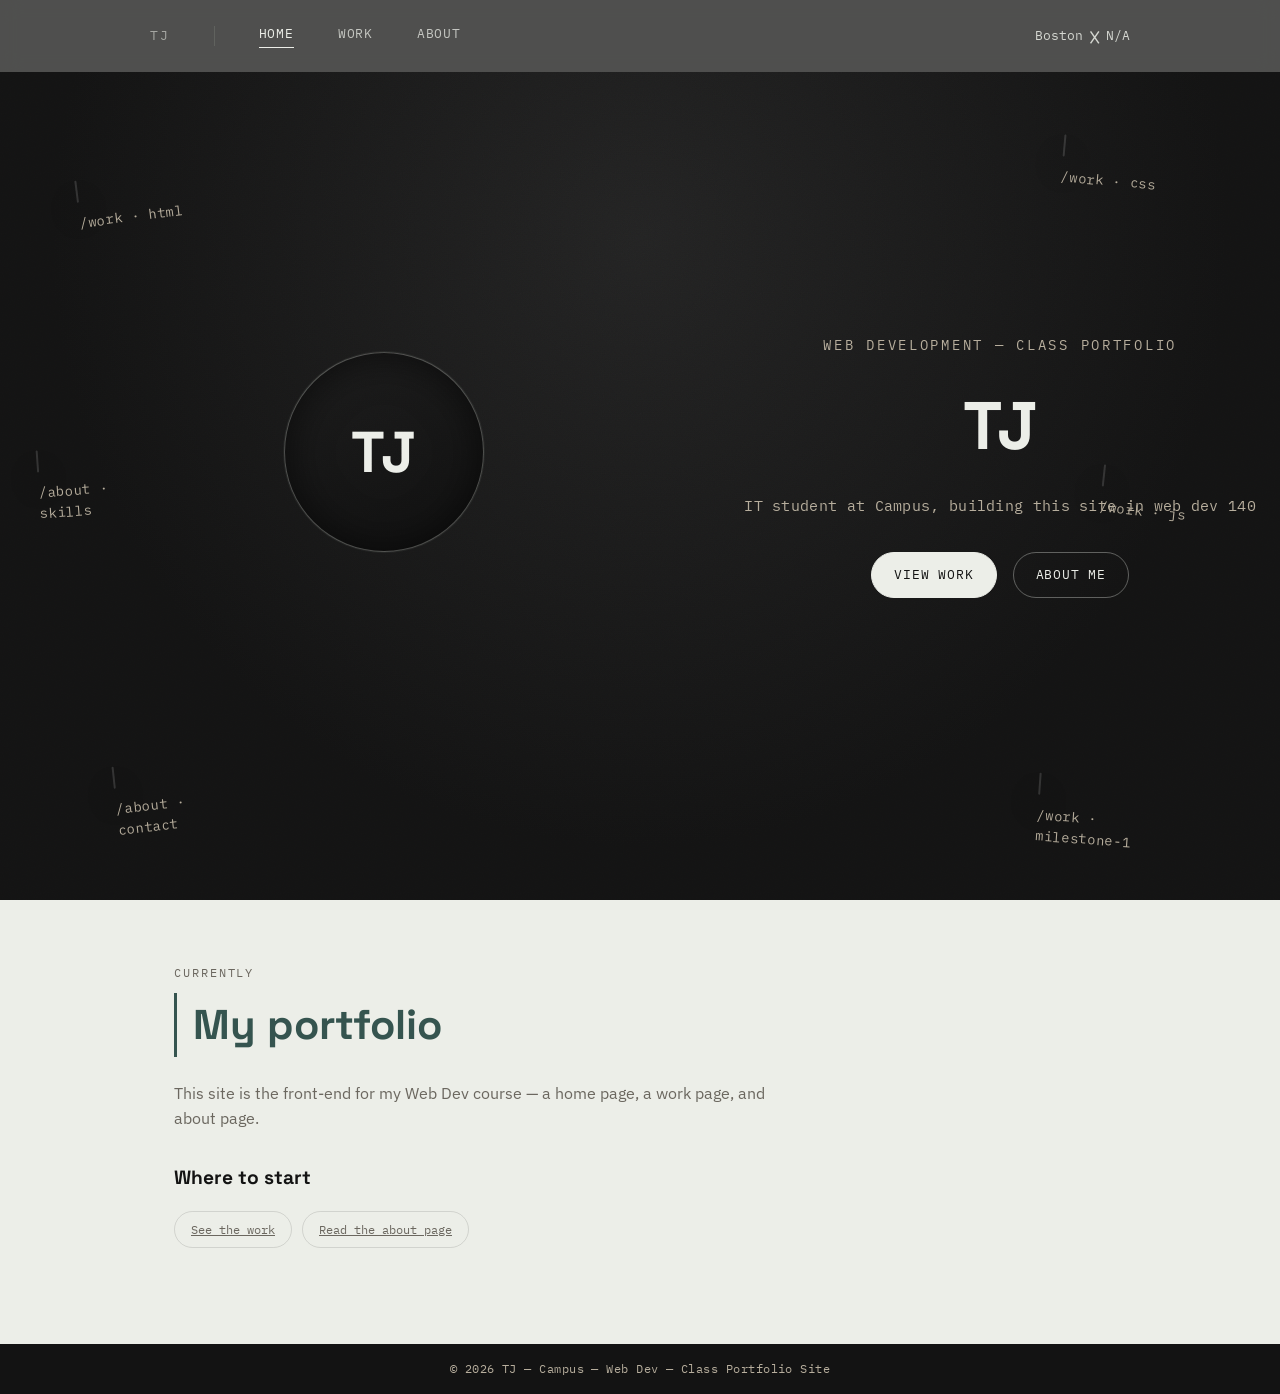
<file: docs/index.html>
<!-- This is my first comment and test -->

<!DOCTYPE html>
<html lang="en">
<head>
  <meta charset="UTF-8" />
  <meta name="viewport" content="width=device-width, initial-scale=1.0" />
  <title>TJ — Portfolio</title>
  <meta name="description" content="Web development portfolio of Tyrone Jones." />
  <link rel="preconnect" href="https://fonts.googleapis.com" />
  <link href="https://fonts.googleapis.com/css2?family=Space+Grotesk:wght@500;700&family=IBM+Plex+Sans:wght@400;500&family=IBM+Plex+Mono:wght@400;500&display=swap" rel="stylesheet" />
  <link rel="stylesheet" href="style.css" />
  <script src="script.js" defer></script>
</head>
<body>

  <header class="site-header">
    <nav class="site-nav" aria-label="Primary">
      <span class="site-nav__mark">TJ</span>
      <a href="index.html" aria-current="page">Home</a>
      <a href="work.html">Work</a>
      <a href="about.html">About</a>
      <span class="nav-weather" aria-live="polite">
        <span class="nav-weather__city">Boston</span>
        <span class="nav-weather__icon" aria-hidden="true">—</span>
        <span class="nav-weather__temp">--°F</span>
      </span>
    </nav>
  </header>
  <main>
    <section class="hero">
      <div class="hero__monogram" aria-hidden="true">TJ</div>

      <a class="float-card float-card--1" href="work.html">
        <span class="float-card__thumb"></span>
        <span class="float-card__tag">/work · html</span>
      </a>
      <a class="float-card float-card--2" href="work.html">
        <span class="float-card__thumb"></span>
        <span class="float-card__tag">/work · css</span>
      </a>
      <a class="float-card float-card--3" href="about.html">
        <span class="float-card__thumb"></span>
        <span class="float-card__tag">/about · skills</span>
      </a>
      <a class="float-card float-card--4" href="work.html">
        <span class="float-card__thumb"></span>
        <span class="float-card__tag">/work · js</span>
      </a>
      <a class="float-card float-card--5" href="about.html">
        <span class="float-card__thumb"></span>
        <span class="float-card__tag">/about · contact</span>
      </a>
      <a class="float-card float-card--6" href="work.html">
        <span class="float-card__thumb"></span>
        <span class="float-card__tag">/work · milestone-1</span>
      </a>

      <div class="hero__center">
        <p class="hero__eyebrow">Web Development — Class Portfolio</p>
        <h1>TJ</h1>
        <p class="hero__role">IT student at Campus, building this site in web dev 140</p>
        <div class="hero__cta">
          <a href="work.html" class="is-solid" aria-label="View My project work">View Work</a>
          <a href="about.html" aria-label="Learn more about me">About Me</a>
        </div>
      </div>
    </section>


    <section class="section section--tight" aria-labelledby="intro-heading">
      <p class="section__eyebrow">Currently</p>
      <h2 id="intro-heading">My portfolio</h2>
      <p>
        This site is the front-end for my Web Dev course — a home page,
        a work page, and about page. 
     
      </p>

      <h3>Where to start</h3>
      <ul class="skills-list">
        <li><a href="work.html">See the work</a></li>
        <li><a href="about.html">Read the about page</a></li>
      </ul>
    </section>
  </main>

  <footer class="site-footer">
    <p>&copy; 2026 TJ — Campus — Web Dev — Class Portfolio Site</p>
  </footer>

</body>
</html>
</file>
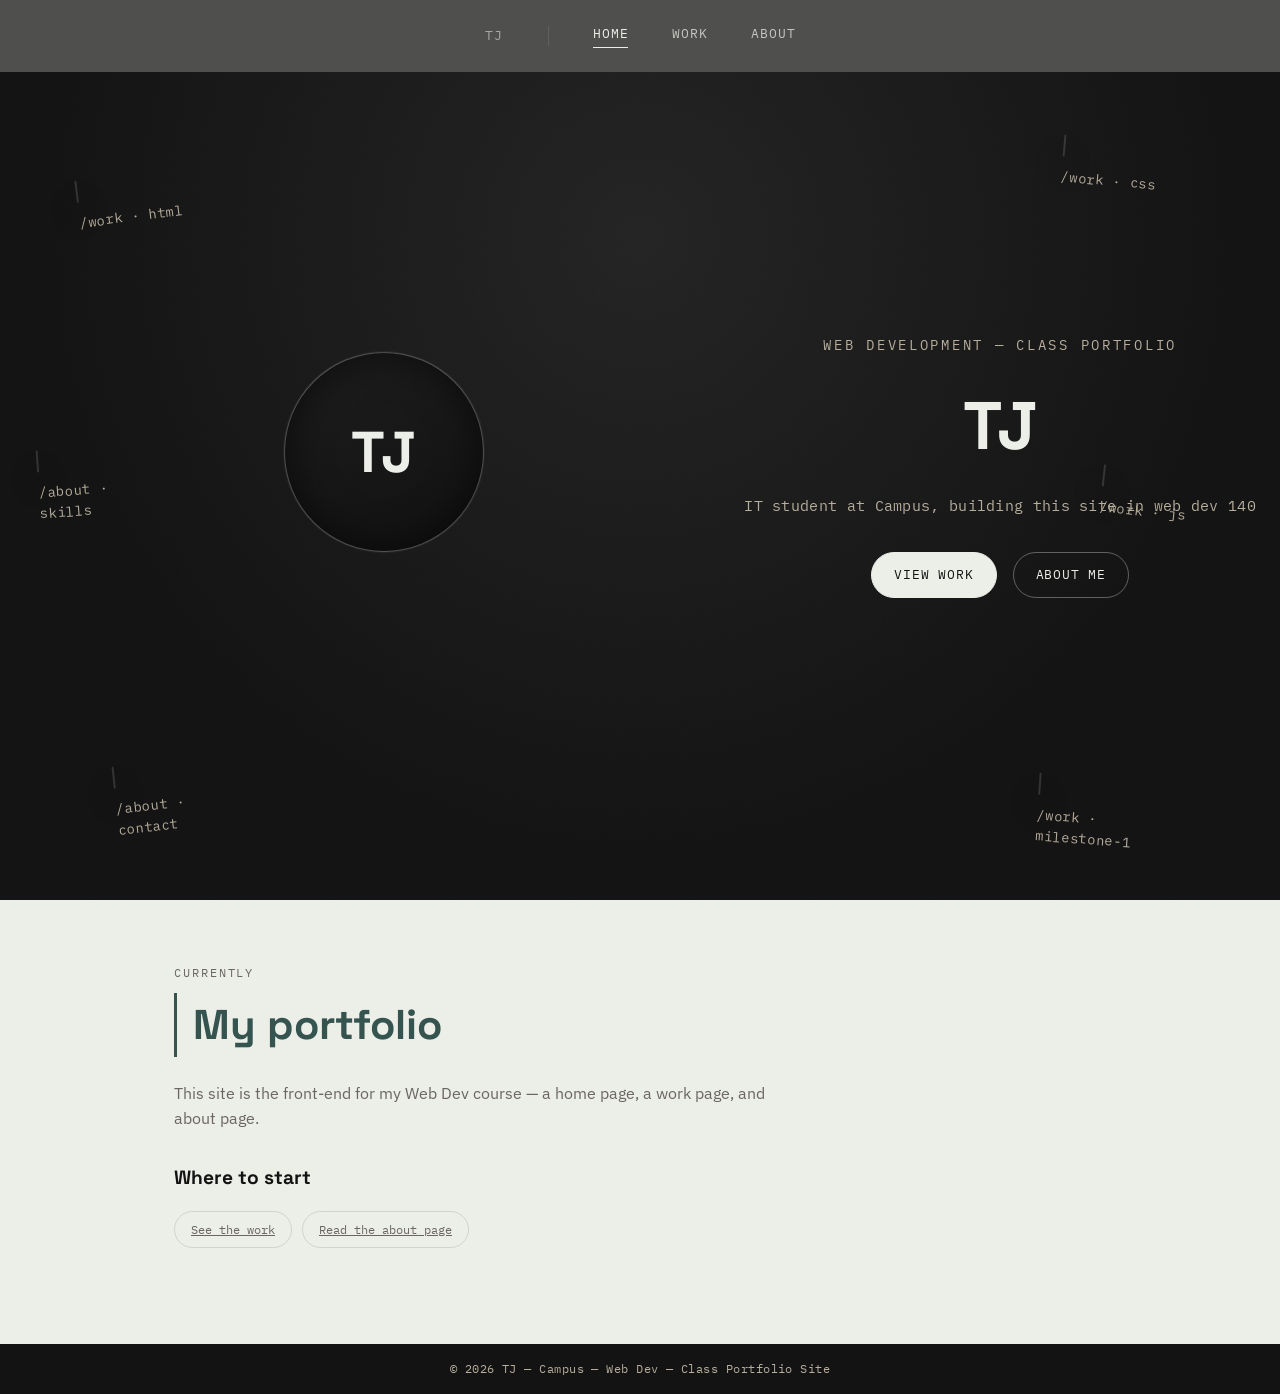
<file: Jones-portfolio/index.html>
<!-- This is my first comment and test -->

<!DOCTYPE html>
<html lang="en">
<head>
  <meta charset="UTF-8" />
  <meta name="viewport" content="width=device-width, initial-scale=1.0" />
  <title>TJ — Portfolio</title>
  <meta name="description" content="Web development portfolio of Tyrone Jones." />
  <link rel="preconnect" href="https://fonts.googleapis.com" />
  <link href="https://fonts.googleapis.com/css2?family=Space+Grotesk:wght@500;700&family=IBM+Plex+Sans:wght@400;500&family=IBM+Plex+Mono:wght@400;500&display=swap" rel="stylesheet" />
  <link rel="stylesheet" href="style.css" />
</head>
<body>

  <header class="site-header">
    <nav class="site-nav" aria-label="Primary">
      <span class="site-nav__mark">TJ</span>
      <a href="index.html" aria-current="page">Home</a>
      <a href="work.html">Work</a>
      <a href="about.html">About</a>
    </nav>
  </header>

  <main>
    <section class="hero">
      <div class="hero__monogram" aria-hidden="true">TJ</div>

      <a class="float-card float-card--1" href="work.html">
        <span class="float-card__thumb"></span>
        <span class="float-card__tag">/work · html</span>
      </a>
      <a class="float-card float-card--2" href="work.html">
        <span class="float-card__thumb"></span>
        <span class="float-card__tag">/work · css</span>
      </a>
      <a class="float-card float-card--3" href="about.html">
        <span class="float-card__thumb"></span>
        <span class="float-card__tag">/about · skills</span>
      </a>
      <a class="float-card float-card--4" href="work.html">
        <span class="float-card__thumb"></span>
        <span class="float-card__tag">/work · js</span>
      </a>
      <a class="float-card float-card--5" href="about.html">
        <span class="float-card__thumb"></span>
        <span class="float-card__tag">/about · contact</span>
      </a>
      <a class="float-card float-card--6" href="work.html">
        <span class="float-card__thumb"></span>
        <span class="float-card__tag">/work · milestone-1</span>
      </a>

      <div class="hero__center">
        <p class="hero__eyebrow">Web Development — Class Portfolio</p>
        <h1>TJ</h1>
        <p class="hero__role">IT student at Campus, building this site in web dev 140</p>
        <div class="hero__cta">
          <a href="work.html" class="is-solid" aria-label="View My project work">View Work</a>
          <a href="about.html" aria-label="Learn more about me">About Me</a>
        </div>
      </div>
    </section>

    <section class="section section--tight" aria-labelledby="intro-heading">
      <p class="section__eyebrow">Currently</p>
      <h2 id="intro-heading">My portfolio</h2>
      <p>
        This site is the front-end for my Web Dev course — a home page,
        a work page, and about page. 
     
      </p>

      <h3>Where to start</h3>
      <ul class="skills-list">
        <li><a href="work.html">See the work</a></li>
        <li><a href="about.html">Read the about page</a></li>
      </ul>
    </section>
  </main>

  <footer class="site-footer">
    <p>&copy; 2026 TJ — Campus — Web Dev — Class Portfolio Site</p>
  </footer>

</body>
</html>
</file>
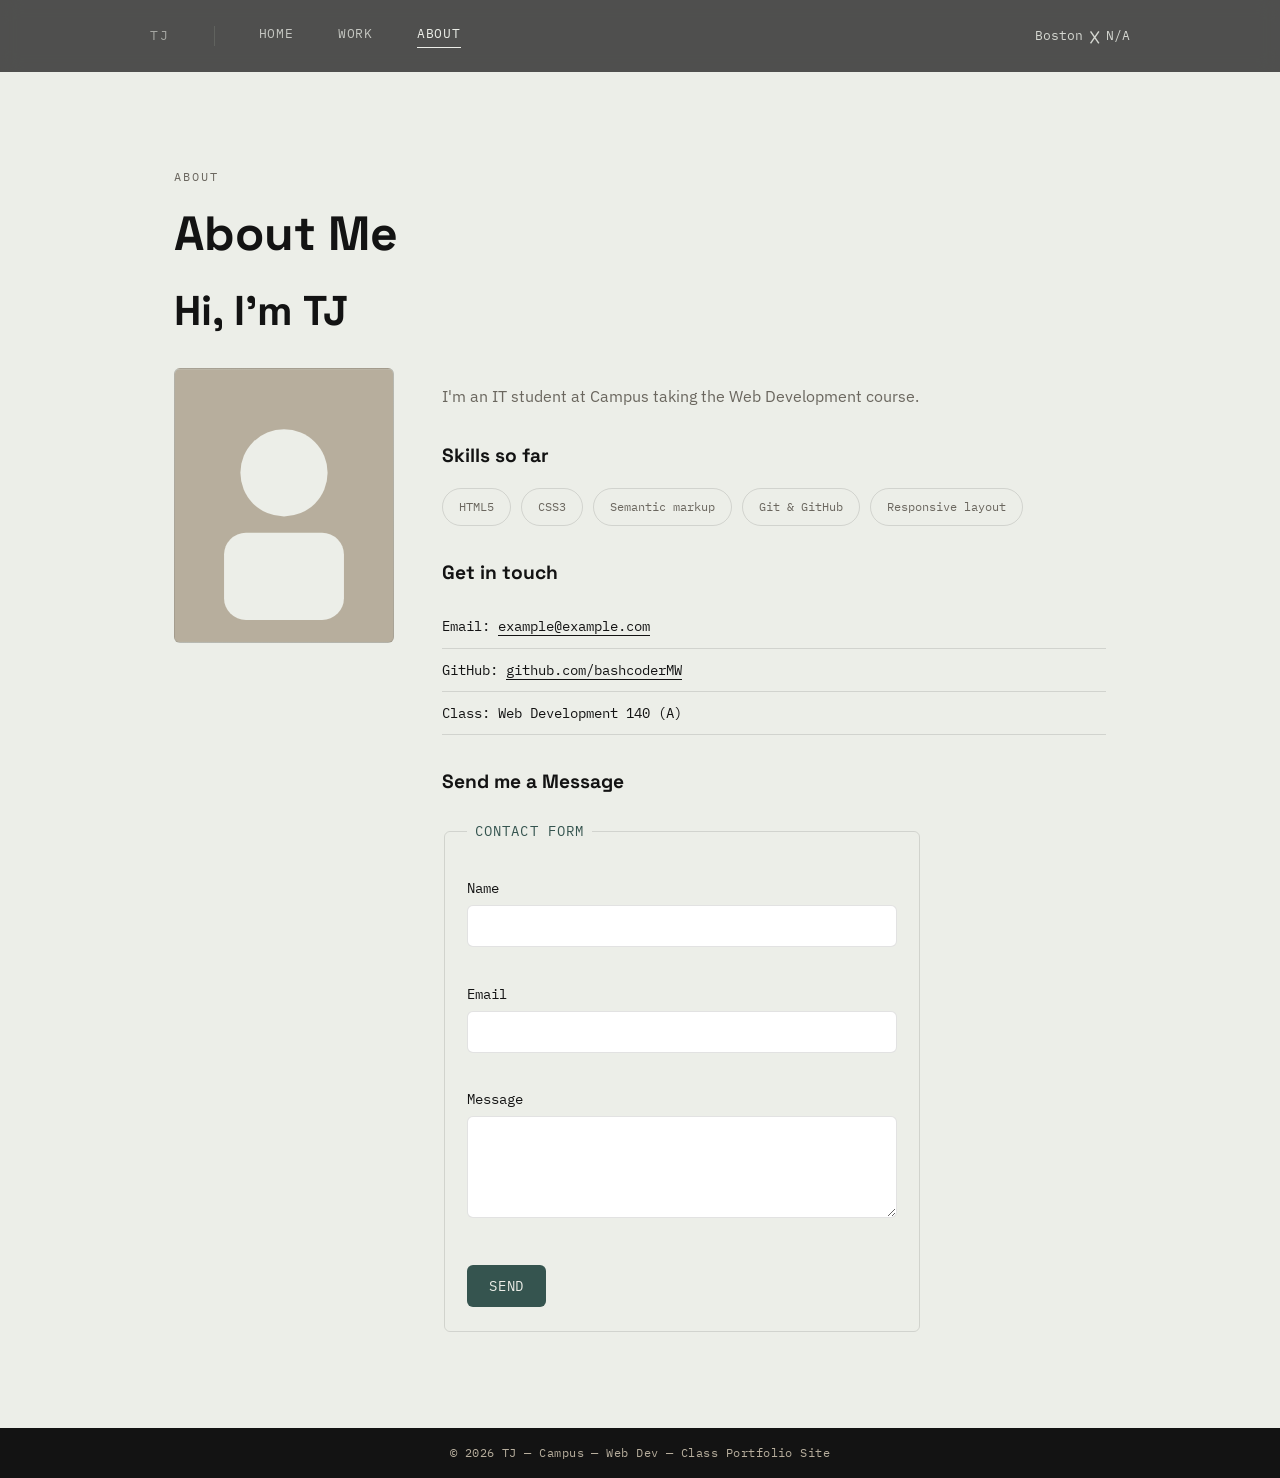
<file: docs/about.html>
<!DOCTYPE html>
<html lang="en">
<head>
  <meta charset="UTF-8" />
  <meta name="viewport" content="width=device-width, initial-scale=1.0" />
  <title>About — TJ</title>
  <meta name="description" content="About TJ and how to get in touch." />
  <link rel="preconnect" href="https://fonts.googleapis.com" />
  <link href="https://fonts.googleapis.com/css2?family=Space+Grotesk:wght@500;700&family=IBM+Plex+Sans:wght@400;500&family=IBM+Plex+Mono:wght@400;500&display=swap" rel="stylesheet" />
  <link rel="stylesheet" href="style.css" />
  <script src="script.js" defer></script>
</head>
<body>

  <header class="site-header">
    <nav class="site-nav" aria-label="Primary">
      <span class="site-nav__mark">TJ</span>
      <a href="index.html">Home</a>
      <a href="work.html">Work</a>
      <a href="about.html" aria-current="page">About</a>
         <span class="nav-weather" aria-live="polite">
        <span class="nav-weather__city">Boston</span>
        <span class="nav-weather__icon" aria-hidden="true">—</span>
        <span class="nav-weather__temp">--°F</span>
      </span>
    </nav>
  </header>

  <main>
    <section class="section" aria-labelledby="about-heading">
      <p class="section__eyebrow">About</p>
      <h1>About Me</h1>
      <h2 id="about-heading">Hi, I'm TJ</h2>

      <div class="about-grid">
        <img
          class="about-photo"
          src="data:image/svg+xml,%3Csvg xmlns='http://www.w3.org/2000/svg' width='400' height='500' viewBox='0 0 400 500'%3E%3Crect width='400' height='500' fill='%23b7ae9d'/%3E%3Ccircle cx='200' cy='190' r='80' fill='%23eceee8'/%3E%3Crect x='90' y='300' width='220' height='160' rx='40' fill='%23eceee8'/%3E%3C/svg%3E"
          alt="Placeholder headshot of me TJ"
        />

        <div>
          <p>
            I'm an IT student at Campus taking the Web Development course.
          </p>

          <h3>Skills so far</h3>
          <ul class="skills-list">
            <li>HTML5</li>
            <li>CSS3</li>
            <li>Semantic markup</li>
            <li>Git &amp; GitHub</li>
            <li>Responsive layout</li>
          </ul>

          <h3>Get in touch</h3>
          <ul class="contact-list">
            <li>Email: <a href="mailto:example@example.com">example@example.com</a></li>
            <li>GitHub: <a href="https://github.com/bashcoderMW">github.com/bashcoderMW</a></li>
            <li>Class: Web Development 140 (A)</li>
          </ul>

          <h3>Send me a Message</h3>
          <form action="#" method="POST" class="contact-form" id="contact-form">
            <fieldset>
              <legend>Contact Form</legend>

            <label for="name">Name</label>
            <input type="text" id="name" name="name" aria-describedby="name-error" />
            <span id="name-error" class="error-message" role="alert"></span>

            <label for="email">Email</label>
            <input type="email" id="email" name="email" aria-describedby="email-error" />
            <span id="email-error" class="error-message" role="alert"></span>

            <label for="message">Message</label>
            <textarea id="message" name="message" rows="4" aria-describedby="message-error"></textarea>
            <span id="message-error" class="error-message" role="alert"></span>

            <button type="submit">Send</button>
            </fieldset>
          </form>
        </div>
      </div>
    </section>
  </main>

  <footer class="site-footer">
    <p>&copy; 2026 TJ — Campus — Web Dev — Class Portfolio Site</p>
  </footer>

</body>
</html>
</file>
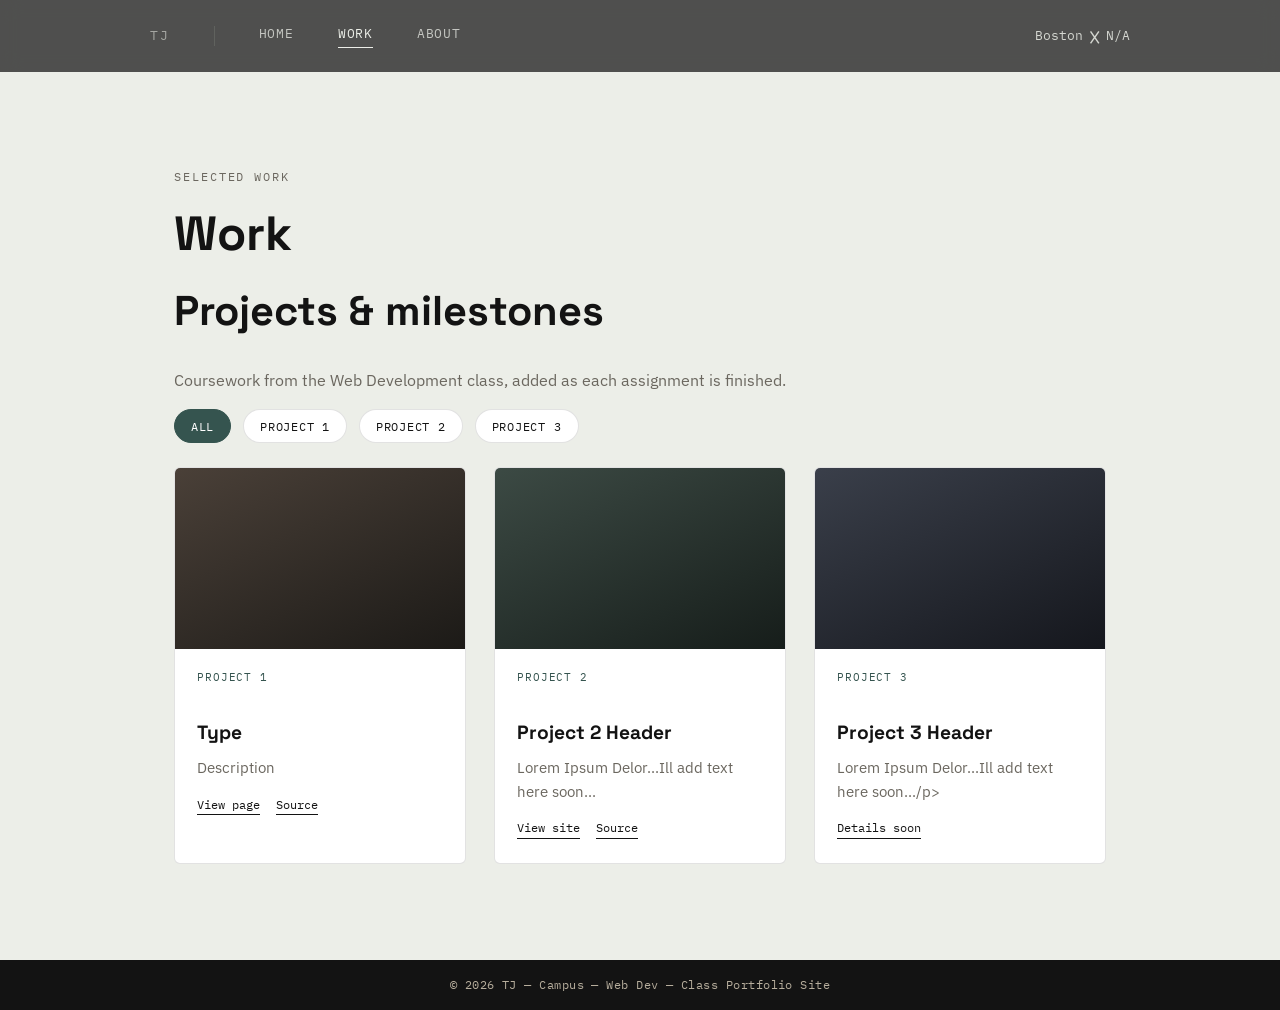
<file: docs/work.html>
<!DOCTYPE html>
<html lang="en">
<head>
  <meta charset="UTF-8" />
  <meta name="viewport" content="width=device-width, initial-scale=1.0" />
  <title>Work — TJ</title>
  <meta name="description" content="Projects and coursework from Tyrone Jones' web development portfolio." />
  <link rel="preconnect" href="https://fonts.googleapis.com" />
  <link href="https://fonts.googleapis.com/css2?family=Space+Grotesk:wght@500;700&family=IBM+Plex+Sans:wght@400;500&family=IBM+Plex+Mono:wght@400;500&display=swap" rel="stylesheet" />
  <link rel="stylesheet" href="style.css" />
  <script src="script.js" defer></script>
</head>
<body>

  <header class="site-header">
    <nav class="site-nav" aria-label="Primary">
      <span class="site-nav__mark">TJ</span>
      <a href="index.html">Home</a>
      <a href="work.html" aria-current="page">Work</a>
      <a href="about.html">About</a>
         <span class="nav-weather" aria-live="polite">
        <span class="nav-weather__city">Boston</span>
        <span class="nav-weather__icon" aria-hidden="true">—</span>
        <span class="nav-weather__temp">--°F</span>
      </span>
    </nav>
  </header>

  <main>
    <section class="section" aria-labelledby="work-heading">
      <p class="section__eyebrow">Selected work</p>
      <h1>Work</h1>
      <h2 id="work-heading">Projects &amp; milestones</h2>
      <p>Coursework from the Web Development class, added as each assignment is finished.</p>
      <div class="project-filter" role="group" aria-label="Filter projects by type">
        <button class="project-filter__button project-filter__button--active" data-filter="all">All</button>
        <button class="project-filter__button" data-filter="project-1">Project 1</button>
        <button class="project-filter__button" data-filter="project-2">Project 2</button>
        <button class="project-filter__button" data-filter="project-3">Project 3</button>
      </div>
      <ul class="project-grid">

        <li class="project-card" data-category="project-1">
          <div class="project-card__thumb" style="--thumb-a:#4a4038; --thumb-b:#1c1a17;"></div>
          <div class="project-card__body">
            <span class="project-card__tag">Project 1</span>
            <h3>Type</h3>
            <p>Description <Ipsum class=""></Ipsum></p>
            <div class="project-card__links">
              <a href="#">View page</a>
              <a href="#">Source</a>
            </div>
          </div>
        </li>

        <li class="project-card" data-category="project-2">
          <div class="project-card__thumb" style="--thumb-a:#3c4a44; --thumb-b:#161d1a;"></div>
          <div class="project-card__body">
            <span class="project-card__tag">Project 2</span>
            <h3>Project 2 Header</h3>
            <p>Lorem Ipsum Delor...Ill add text here soon...</p>
            <div class="project-card__links">
              <a href="index.html">View site</a>
              <a href="#">Source</a>
            </div>
          </div>
        </li>

        <li class="project-card" data-category="project-3">
          <div class="project-card__thumb" style="--thumb-a:#3a3f4a; --thumb-b:#15171d;"></div>
          <div class="project-card__body">
            <span class="project-card__tag">Project 3</span>
            <h3>Project 3 Header</h3>
            <p>Lorem Ipsum Delor...Ill add text here soon.../p>
            <div class="project-card__links">
              <a href="#">Details soon</a>
            </div>
          </div>
        </li>

      </ul>
    </section>
  </main>

  <footer class="site-footer">
    <p>&copy; 2026 TJ — Campus — Web Dev — Class Portfolio Site</p>
  </footer>

</body>
</html>
</file>
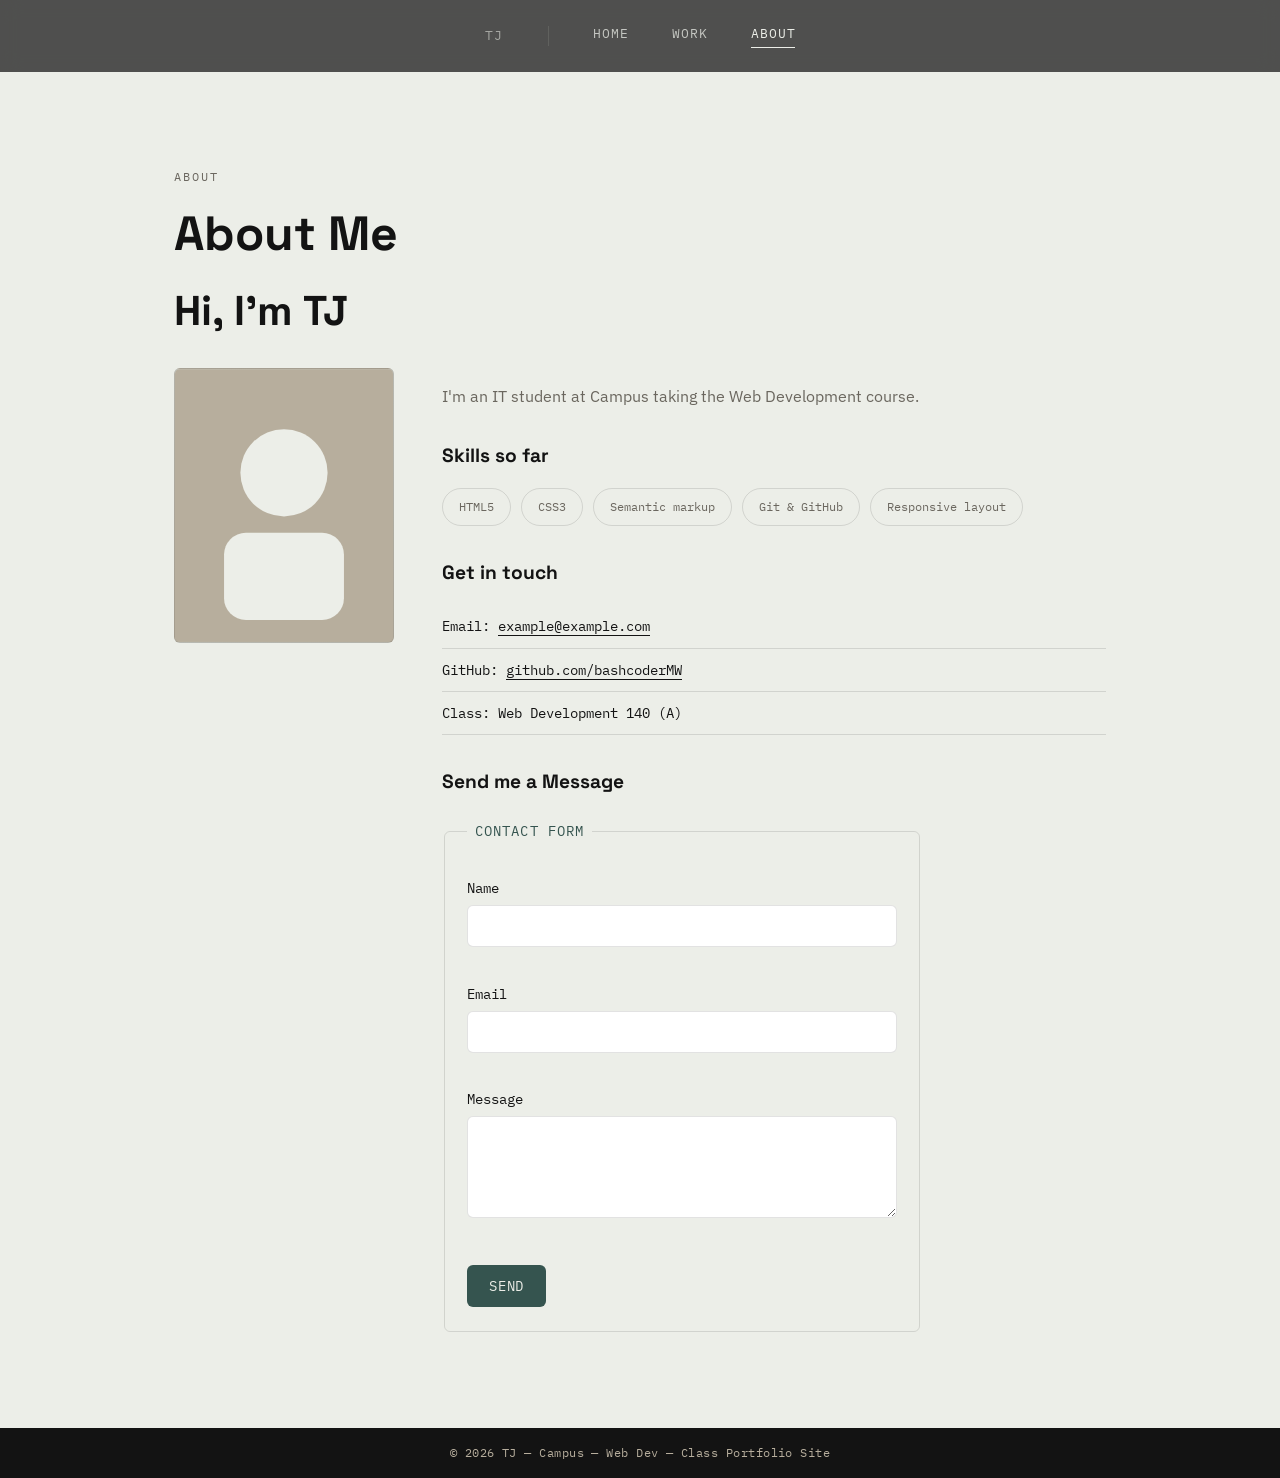
<file: Jones-portfolio/about.html>
<!DOCTYPE html>
<html lang="en">
<head>
  <meta charset="UTF-8" />
  <meta name="viewport" content="width=device-width, initial-scale=1.0" />
  <title>About — TJ</title>
  <meta name="description" content="About TJ and how to get in touch." />
  <link rel="preconnect" href="https://fonts.googleapis.com" />
  <link href="https://fonts.googleapis.com/css2?family=Space+Grotesk:wght@500;700&family=IBM+Plex+Sans:wght@400;500&family=IBM+Plex+Mono:wght@400;500&display=swap" rel="stylesheet" />
  <link rel="stylesheet" href="style.css" />
</head>
<body>

  <header class="site-header">
    <nav class="site-nav" aria-label="Primary">
      <span class="site-nav__mark">TJ</span>
      <a href="index.html">Home</a>
      <a href="work.html">Work</a>
      <a href="about.html" aria-current="page">About</a>
    </nav>
  </header>

  <main>
    <section class="section" aria-labelledby="about-heading">
      <p class="section__eyebrow">About</p>
      <h1>About Me</h1>
      <h2 id="about-heading">Hi, I'm TJ</h2>

      <div class="about-grid">
        <img
          class="about-photo"
          src="data:image/svg+xml,%3Csvg xmlns='http://www.w3.org/2000/svg' width='400' height='500' viewBox='0 0 400 500'%3E%3Crect width='400' height='500' fill='%23b7ae9d'/%3E%3Ccircle cx='200' cy='190' r='80' fill='%23eceee8'/%3E%3Crect x='90' y='300' width='220' height='160' rx='40' fill='%23eceee8'/%3E%3C/svg%3E"
          alt="Placeholder headshot of me TJ"
        />

        <div>
          <p>
            I'm an IT student at Campus taking the Web Development course.
          </p>

          <h3>Skills so far</h3>
          <ul class="skills-list">
            <li>HTML5</li>
            <li>CSS3</li>
            <li>Semantic markup</li>
            <li>Git &amp; GitHub</li>
            <li>Responsive layout</li>
          </ul>

          <h3>Get in touch</h3>
          <ul class="contact-list">
            <li>Email: <a href="mailto:example@example.com">example@example.com</a></li>
            <li>GitHub: <a href="https://github.com/bashcoderMW">github.com/bashcoderMW</a></li>
            <li>Class: Web Development 140 (A)</li>
          </ul>

          <h3>Send me a Message</h3>
          <form action="#" method="POST" class="contact-form">
            <fieldset>
              <legend>Contact Form</legend>

            <label for="name">Name</label>
            <input type="text" id="name" name="name" required aria-describedby="name-error" />
            <span id="name-error" class="error-message" role="alert"></span>

            <label for="email">Email</label>
            <input type="email" id="email" name="email" required aria-describedby="email-error" />
            <span id="email-error" class="error-message" role="alert"></span>

            <label for="message">Message</label>
            <textarea id="message" name="message" rows="4" required aria-describedby="message-error"></textarea>
            <span id="message-error" class="error-message" role="alert"></span>

            <button type="submit">Send</button>
            </fieldset>
          </form>
        </div>
      </div>
    </section>
  </main>

  <footer class="site-footer">
    <p>&copy; 2026 TJ — Campus — Web Dev — Class Portfolio Site</p>
  </footer>

</body>
</html>
</file>
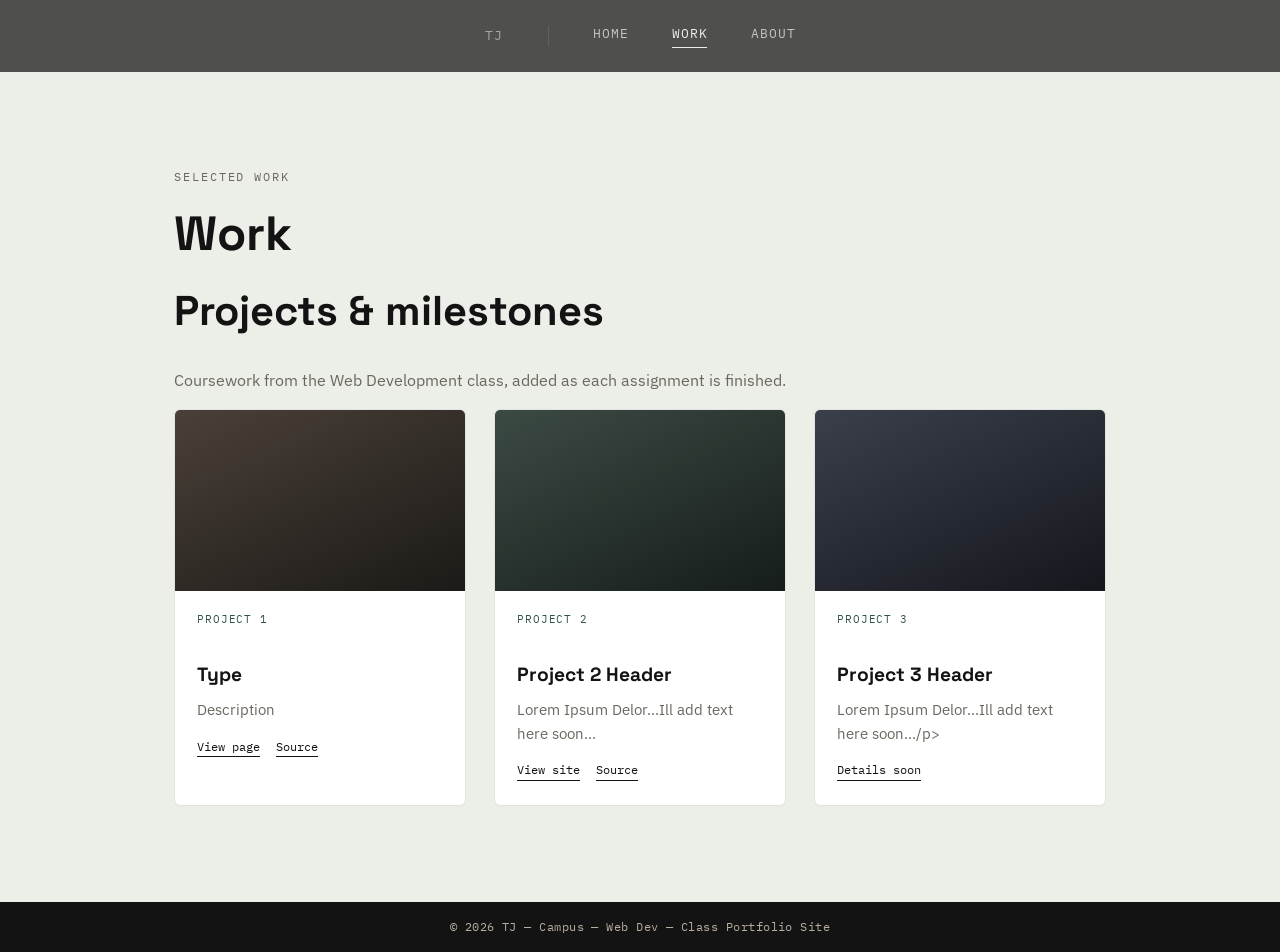
<file: Jones-portfolio/work.html>
<!DOCTYPE html>
<html lang="en">
<head>
  <meta charset="UTF-8" />
  <meta name="viewport" content="width=device-width, initial-scale=1.0" />
  <title>Work — TJ</title>
  <meta name="description" content="Projects and coursework from Tyrone Jones' web development portfolio." />
  <link rel="preconnect" href="https://fonts.googleapis.com" />
  <link href="https://fonts.googleapis.com/css2?family=Space+Grotesk:wght@500;700&family=IBM+Plex+Sans:wght@400;500&family=IBM+Plex+Mono:wght@400;500&display=swap" rel="stylesheet" />
  <link rel="stylesheet" href="style.css" />
</head>
<body>

  <header class="site-header">
    <nav class="site-nav" aria-label="Primary">
      <span class="site-nav__mark">TJ</span>
      <a href="index.html">Home</a>
      <a href="work.html" aria-current="page">Work</a>
      <a href="about.html">About</a>
    </nav>
  </header>

  <main>
    <section class="section" aria-labelledby="work-heading">
      <p class="section__eyebrow">Selected work</p>
      <h1>Work</h1>
      <h2 id="work-heading">Projects &amp; milestones</h2>
      <p>Coursework from the Web Development class, added as each assignment is finished.</p>

      <ul class="project-grid">

        <li class="project-card">
          <div class="project-card__thumb" style="--thumb-a:#4a4038; --thumb-b:#1c1a17;"></div>
          <div class="project-card__body">
            <span class="project-card__tag">Project 1</span>
            <h3>Type</h3>
            <p>Description <Ipsum class=""></Ipsum></p>
            <div class="project-card__links">
              <a href="#">View page</a>
              <a href="#">Source</a>
            </div>
          </div>
        </li>

        <li class="project-card">
          <div class="project-card__thumb" style="--thumb-a:#3c4a44; --thumb-b:#161d1a;"></div>
          <div class="project-card__body">
            <span class="project-card__tag">Project 2</span>
            <h3>Project 2 Header</h3>
            <p>Lorem Ipsum Delor...Ill add text here soon...</p>
            <div class="project-card__links">
              <a href="index.html">View site</a>
              <a href="#">Source</a>
            </div>
          </div>
        </li>

        <li class="project-card">
          <div class="project-card__thumb" style="--thumb-a:#3a3f4a; --thumb-b:#15171d;"></div>
          <div class="project-card__body">
            <span class="project-card__tag">Project 3</span>
            <h3>Project 3 Header</h3>
            <p>Lorem Ipsum Delor...Ill add text here soon.../p>
            <div class="project-card__links">
              <a href="#">Details soon</a>
            </div>
          </div>
        </li>

      </ul>
    </section>
  </main>

  <footer class="site-footer">
    <p>&copy; 2026 TJ — Campus — Web Dev — Class Portfolio Site</p>
  </footer>

</body>
</html>
</file>
<file: docs/style.css>
:root {
  --ink: #131313;
  --ink-soft: #1e1e1e;
  --paper: #eceee8;
  --paper-dim: #dfe1da;
  --taupe: #b7ae9d;
  --teal: #35544f;
  --teal-bright: #4d7972;
  --ash: #6b675f;
  --line: rgba(19, 19, 19, 0.12);

  --font-display: "Space Grotesk", "Arial Narrow", sans-serif;
  --font-body: "IBM Plex Sans", "Segoe UI", sans-serif;
  --font-mono: "IBM Plex Mono", "Courier New", monospace;

  --radius: 6px;
}

* {
  box-sizing: border-box;
}

html {
  scroll-behavior: smooth;
}

body {
  margin: 0;
  background: var(--paper);
  color: var(--ink);
  font-family: var(--font-body);
  line-height: 1.55;
  -webkit-font-smoothing: antialiased;
}

img {
  max-width: 100%;
  display: block;
}

a {
  color: inherit;
}

/* ==========================================================================
   Header / nav — centered, on all pages
   ========================================================================== */

.site-header {
  position: sticky;
  top: 0;
  z-index: 50;
  display: flex;
  justify-content: center;
  padding: 24px 24px;
  background: rgba(19, 19, 19, 0.72);
  backdrop-filter: blur(10px);
  -webkit-backdrop-filter: blur(10px);
}

.site-nav {
  display: flex;
  align-items: center;
  flex-wrap: wrap;
  justify-content: center;
  gap: clamp(12px, 4vw, 44px);
  width: 100%;
  max-width: 980px;
}

.site-nav__mark {
  font-family: var(--font-mono);
  font-size: 0.8rem;
  letter-spacing: 0.14em;
  color: var(--paper);
  opacity: 0.55;
  text-transform: uppercase;
  padding-right: clamp(20px, 4vw, 44px);
  border-right: 1px solid rgba(236, 238, 232, 0.2);
}

.site-nav a {
  text-decoration: none;
  color: var(--paper);
  font-family: var(--font-mono);
  font-size: 0.82rem;
  letter-spacing: 0.06em;
  text-transform: uppercase;
  position: relative;
  padding-bottom: 4px;
  opacity: 0.75;
  transition: opacity 0.2s ease;
}

.site-nav a:hover {
  opacity: 1;
}

.site-nav a::after {
  content: "";
  position: absolute;
  left: 0;
  bottom: 0;
  width: 0;
  height: 1px;
  background: var(--paper);
  transition: width 0.25s ease;
}

.site-nav a:hover::after {
  width: 100%;
}

.site-nav a[aria-current="page"] {
  opacity: 1;
}

.site-nav a[aria-current="page"]::after {
  width: 100%;
}

.nav-weather{
  display: flex;
  align-items: center;
  gap: 6px;
  margin-left: auto;
  font-family: var(--font-mono);
  font-size: 0.82rem;
  color: var(--paper);
  opacity: 0.85;
}

.nav-weather__icon {
  font-size: 1.2rem;
  line-height: 1;
}

/* ==========================================================================
   Hero — grain texture + floating quick-link cards
   ========================================================================== */

.hero {
  position: relative;
  background: radial-gradient(ellipse at 50% 20%, #232323 0%, var(--ink) 65%);
  color: var(--paper);
  min-height: 92vh;
  overflow: hidden;
  display: flex;
  align-items: center;
  justify-content: center;
  padding: 80px 24px 120px;
}

.hero::before {
  content: "";
  position: absolute;
  inset: 0;
  opacity: 0.35;
  mix-blend-mode: overlay;
  background-image: url("data:image/svg+xml,%3Csvg xmlns='http://www.w3.org/2000/svg' width='120' height='120'%3E%3Cfilter id='n'%3E%3CfeTurbulence type='fractalNoise' baseFrequency='0.85' numOctaves='2' stitchTiles='stitch'/%3E%3C/filter%3E%3Crect width='100%25' height='100%25' filter='url(%23n)' opacity='0.5'/%3E%3C/svg%3E");
  pointer-events: none;
}

.hero__center {
  position: relative;
  z-index: 2;
  text-align: center;
  max-width: 640px;
}

.hero__eyebrow {
  font-family: var(--font-mono);
  font-size: 0.85rem;
  letter-spacing: 0.2em;
  text-transform: uppercase;
  color: var(--taupe);
  margin: 0 0 18px;
}

.hero__monogram {
  width: clamp(140px, 20vw, 200px);
  height: clamp(140px, 20vw, 200px);
  margin: 0 auto 28px;
  border-radius: 50%;
  border: 1px solid rgba(236, 238, 232, 0.25);
  display: flex;
  align-items: center;
  justify-content: center;
  font-family: var(--font-display);
  font-size: clamp(2.6rem, 5vw, 3.6rem);
  font-weight: 700;
  letter-spacing: 0.02em;
  background: linear-gradient(160deg, #1c1c1c, #101010);
  box-shadow: inset 0 0 40px rgba(0, 0, 0, 0.6), 0 0 0 1px rgba(236, 238, 232, 0.05);
}

.hero h1 {
  font-family: var(--font-display);
  font-weight: 700;
  font-size: clamp(2.4rem, 6vw, 4.2rem);
  letter-spacing: -0.01em;
  margin: 0 0 16px;
}

.hero p.hero__role {
  font-family: var(--font-mono);
  font-size: 0.95rem;
  color: var(--taupe);
  margin: 0 0 34px;
  letter-spacing: 0.02em;
}

.hero__cta {
  display: inline-flex;
  gap: 16px;
  flex-wrap: wrap;
  justify-content: center;
}

.hero__cta a {
  text-decoration: none;
  font-family: var(--font-mono);
  font-size: 0.82rem;
  letter-spacing: 0.06em;
  text-transform: uppercase;
  border: 1px solid rgba(236, 238, 232, 0.35);
  color: var(--paper);
  padding: 12px 22px;
  border-radius: 999px;
  transition: background 0.2s ease, color 0.2s ease;
}

.hero__cta a.is-solid {
  background: var(--paper);
  color: var(--ink);
  border-color: var(--paper);
}

.hero__cta a:hover {
  background: rgba(236, 238, 232, 0.12);
}

.hero__cta a.is-solid:hover {
  background: #d8dad3;
}

/* Floating gallery cards */
.float-card {
  position: absolute;
  width: 128px;
  z-index: 1;
  text-decoration: none;
  color: var(--paper);
  transform: rotate(var(--tilt, 0deg));
}

.float-card__thumb {
  aspect-ratio: 4 / 5;
  border-radius: var(--radius);
  background: linear-gradient(155deg, var(--thumb-a, #3b3b3b), var(--thumb-b, #1c1c1c));
  border: 1px solid rgba(236, 238, 232, 0.15);
  box-shadow: 0 18px 34px rgba(0, 0, 0, 0.45);
  transition: transform 0.25s ease;
}

.float-card:hover .float-card__thumb {
  transform: translateY(-4px) rotate(0deg);
}

.float-card__tag {
  display: block;
  margin-top: 8px;
  font-family: var(--font-mono);
  font-size: 0.85rem;
  letter-spacing: 0.05em;
  color: var(--taupe);
}

.float-card--1 { --tilt: -7deg; top: 12%;  left: 6%;  --thumb-a:#4a4038; --thumb-b:#1c1a17; }
.float-card--2 { --tilt: 5deg;  top: 8%;   right: 7%; --thumb-a:#3c4a44; --thumb-b:#161d1a; }
.float-card--3 { --tilt: -4deg; top: 45%;  left: 3%;  --thumb-a:#41403a; --thumb-b:#181714; }
.float-card--4 { --tilt: 6deg;  top: 48%;  right: 4%; --thumb-a:#3a3f4a; --thumb-b:#15171d; }
.float-card--5 { --tilt: -6deg; bottom: 8%; left: 9%; --thumb-a:#454038; --thumb-b:#191713; }
.float-card--6 { --tilt: 4deg; bottom: 6%; right: 9%; --thumb-a:#3d443f; --thumb-b:#161a18; }

@media (max-width: 900px) {
  .float-card { display: none; }
}

/* ==========================================================================
   Content (used on all pages below the hero)
   ========================================================================== */

main {
  background: var(--paper);
}

.section {
  max-width: 980px;
  margin: 0 auto;
  padding: 96px 24px;
}

.section--tight {
  padding-top: 64px;
}

.section__eyebrow {
  font-family: var(--font-mono);
  font-size: 0.75rem;
  letter-spacing: 0.16em;
  text-transform: uppercase;
  color: var(--teal);
  margin: 0 0 10px;
}

.section h1 {
  font-family: var(--font-display);
  font-size: clamp(2rem, 4vw, 3rem);
  margin: 0 0 8px;
}

.section h2 {
  font-family: var(--font-display);
  font-size: clamp(1.8rem, 3.4vw, 2.6rem);
  margin: 0 0 24px;
}

#intro-heading {
  color: var(--teal);
  border-left: 3px solid var(--teal);
  padding-left: 16px;
}
.section h3 {
  font-family: var(--font-display);
  font-size: 1.2rem;
  margin: 32px 0 8px;
}

.section p {
  color: var(--ash);
  max-width: 62ch;
}

.weather-widget {
  max-width: 980px;
  margin: 32px auto 0;
  padding: 20px 24px;
  background: #fff;
  border: 1px solid var(--line);
  border-radius: var(--radius);
  font-family: var(--font-mono);
  font-size: 0.9rem;
  color: var(--ink);
}

.weather-widget__status {
  margin: 0;
  color: var(--ash);
}

/* Project grid (work.html) */
.project-grid {
  list-style: none;
  margin: 0;
  padding: 0;
  display: grid;
  grid-template-columns: repeat(auto-fit, minmax(260px, 1fr));
  gap: 28px;
}

.project-card {
  border: 1px solid var(--line);
  border-radius: var(--radius);
  background: #fff;
  overflow: hidden;
  transition: transform 0.2s ease, box-shadow 0.2s ease;
}

.project-card:hover {
  transform: translateY(-4px);
  box-shadow: 0 20px 30px rgba(19, 19, 19, 0.08);
}

.project-card__thumb {
  aspect-ratio: 16 / 10;
  background: linear-gradient(155deg, var(--thumb-a, #d8d3c8), var(--thumb-b, #b7ae9d));
}

.project-card__body {
  padding: 20px 22px 24px;
}

.project-card__tag {
  font-family: var(--font-mono);
  font-size: 0.7rem;
  letter-spacing: 0.08em;
  text-transform: uppercase;
  color: var(--teal);
  display: block;
  margin-bottom: 8px;
}

.project-card__body p {
  margin: 8px 0 0;
  font-size: 0.95rem;
}

.project-card__links {
  margin-top: 16px;
  display: flex;
  gap: 16px;
}

.project-card__links a {
  font-family: var(--font-mono);
  font-size: 0.75rem;
  text-decoration: none;
  color: var(--ink);
  border-bottom: 1px solid var(--ink);
}

.project-filter {
  display: flex;
  flex-wrap: wrap;
  gap: 12px;
  margin: 0 0 24px;
}

.project-filter__button {
  font-family: var(--font-mono);
  font-size: 0.78rem;
  letter-spacing: 0.06em;
  text-transform: uppercase;
  padding: 8px 16px;
  border: 1px solid var(--line);
  border-radius: 999px;
  background: #fff;
  color: var(--ink);
  cursor: pointer;
  transition: background 0.2s ease, color 0.2s ease;
}

.project-filter__button:hover {
  background: var(--paper-dim);
}

.project-filter__button--active {
  background: var(--teal);
  color: #fff;
  border-color: var(--teal);
}


/* About page */
.about-grid {
  display: grid;
  grid-template-columns: 220px 1fr;
  gap: 48px;
  align-items: start;
}

.about-photo {
  aspect-ratio: 4 / 5;
  border-radius: var(--radius);
  background: linear-gradient(160deg, #cfd0c8, var(--taupe));
  border: 1px solid var(--line);
}

.skills-list {
  margin: 18px 0 0;
  padding: 0;
  list-style: none;
  display: flex;
  flex-wrap: wrap;
  gap: 10px;
}

.skills-list li {
  font-family: var(--font-mono);
  font-size: 0.78rem;
  border: 1px solid var(--line);
  padding: 8px 16px;
  border-radius: 999px;
  color: var(--ash);
}

.contact-list {
  margin: 18px 0 0;
  padding: 0;
  list-style: none;
}

.contact-list li {
  padding: 10px 0;
  border-bottom: 1px solid var(--line);
  font-family: var(--font-mono);
  font-size: 0.9rem;
}

.contact-list a {
  text-decoration: none;
  border-bottom: 1px solid var(--ink);
}

.contact-form {
  margin: 24px 0 0;
  max-width: 480px;
}

.contact-form fieldset {
  border: 1px solid var(--line);
  border-radius: var(--radius);
  padding: 20px 22px 24px;
}

.contact-form legend {
  font-family: var(--font-mono);
  font-size: 0.85rem;
  letter-spacing: 0.08em;
  text-transform: uppercase;
  color: var(--teal);
  padding: 0 8px;
}

.contact-form label {
  display: block;
  font-family: var(--font-mono);
  font-size: 0.85rem;
  margin: 16px 0 6px;
  color: var(--ink);
}

.contact-form input,
.contact-form textarea {
  width: 100%;
  padding: 10px 12px;
  border: 1px solid var(--line);
  border-radius: var(--radius);
  font-family: var(--font-body);
  font-size: 0.95rem;
  background:#fff;
  color: var(--ink);
}

.contact-form input:focus,
.contact-form textarea:focus {
  outline: 2px solid var(--teal-bright);
  outline-offset: 2px;
}

.contact-form .error-message {
  display: block;
  color: #b3261e;
  font-size: 0.85rem;
  margin-top: 4px;
  min-height: 1.2em;
} 

.contact-form button {
  margin-top: 20px;
  padding: 12px 22px;
  font-family: var(--font-mono);
  font-size: 0.85rem;
  letter-spacing: 0.06em;
  text-transform: uppercase;
  color: var(--paper);
  background: var(--teal);
  border: none;
  border-radius: var(--radius);
  cursor: pointer;
}

.contact-form button:hover {
  background: var(--teal-bright);
}


@media (max-width: 700px) {
  .about-grid {
    grid-template-columns: 1fr;
  }
  .about-photo {
    width: 160px;
  }
}

@media (max-width: 480px) {
  .site-nav__mark {
    display: none;
  }
}

/* ==========================================================================
   Footer — slim strip, present on every page
   ========================================================================== */

.site-footer {
  background: var(--ink);
  color: var(--taupe);
  text-align: center;
  padding: 16px 24px;
  font-family: var(--font-mono);
  font-size: 0.72rem;
  letter-spacing: 0.04em;
}

.site-footer p {
  margin: 0;
}

/* Focus visibility */
a:focus-visible,
button:focus-visible {
  outline: 2px solid var(--teal-bright);
  outline-offset: 3px;
}

@media (prefers-reduced-motion: reduce) {
  * {
    transition: none !important;
    scroll-behavior: auto !important;
  }
}
</file>
<file: Jones-portfolio/style.css>
:root {
  --ink: #131313;
  --ink-soft: #1e1e1e;
  --paper: #eceee8;
  --paper-dim: #dfe1da;
  --taupe: #b7ae9d;
  --teal: #35544f;
  --teal-bright: #4d7972;
  --ash: #6b675f;
  --line: rgba(19, 19, 19, 0.12);

  --font-display: "Space Grotesk", "Arial Narrow", sans-serif;
  --font-body: "IBM Plex Sans", "Segoe UI", sans-serif;
  --font-mono: "IBM Plex Mono", "Courier New", monospace;

  --radius: 6px;
}

* {
  box-sizing: border-box;
}

html {
  scroll-behavior: smooth;
}

body {
  margin: 0;
  background: var(--paper);
  color: var(--ink);
  font-family: var(--font-body);
  line-height: 1.55;
  -webkit-font-smoothing: antialiased;
}

img {
  max-width: 100%;
  display: block;
}

a {
  color: inherit;
}

/* ==========================================================================
   Header / nav — centered, on all pages
   ========================================================================== */

.site-header {
  position: sticky;
  top: 0;
  z-index: 50;
  display: flex;
  justify-content: center;
  padding: 24px 24px;
  background: rgba(19, 19, 19, 0.72);
  backdrop-filter: blur(10px);
  -webkit-backdrop-filter: blur(10px);
}

.site-nav {
  display: flex;
  align-items: center;
  flex-wrap: wrap;
  justify-content: center;
  gap: clamp(12px, 4vw, 44px);
}

.site-nav__mark {
  font-family: var(--font-mono);
  font-size: 0.8rem;
  letter-spacing: 0.14em;
  color: var(--paper);
  opacity: 0.55;
  text-transform: uppercase;
  padding-right: clamp(20px, 4vw, 44px);
  border-right: 1px solid rgba(236, 238, 232, 0.2);
}

.site-nav a {
  text-decoration: none;
  color: var(--paper);
  font-family: var(--font-mono);
  font-size: 0.82rem;
  letter-spacing: 0.06em;
  text-transform: uppercase;
  position: relative;
  padding-bottom: 4px;
  opacity: 0.75;
  transition: opacity 0.2s ease;
}

.site-nav a:hover {
  opacity: 1;
}

.site-nav a::after {
  content: "";
  position: absolute;
  left: 0;
  bottom: 0;
  width: 0;
  height: 1px;
  background: var(--paper);
  transition: width 0.25s ease;
}

.site-nav a:hover::after {
  width: 100%;
}

.site-nav a[aria-current="page"] {
  opacity: 1;
}

.site-nav a[aria-current="page"]::after {
  width: 100%;
}

/* ==========================================================================
   Hero — grain texture + floating quick-link cards
   ========================================================================== */

.hero {
  position: relative;
  background: radial-gradient(ellipse at 50% 20%, #232323 0%, var(--ink) 65%);
  color: var(--paper);
  min-height: 92vh;
  overflow: hidden;
  display: flex;
  align-items: center;
  justify-content: center;
  padding: 80px 24px 120px;
}

.hero::before {
  content: "";
  position: absolute;
  inset: 0;
  opacity: 0.35;
  mix-blend-mode: overlay;
  background-image: url("data:image/svg+xml,%3Csvg xmlns='http://www.w3.org/2000/svg' width='120' height='120'%3E%3Cfilter id='n'%3E%3CfeTurbulence type='fractalNoise' baseFrequency='0.85' numOctaves='2' stitchTiles='stitch'/%3E%3C/filter%3E%3Crect width='100%25' height='100%25' filter='url(%23n)' opacity='0.5'/%3E%3C/svg%3E");
  pointer-events: none;
}

.hero__center {
  position: relative;
  z-index: 2;
  text-align: center;
  max-width: 640px;
}

.hero__eyebrow {
  font-family: var(--font-mono);
  font-size: 0.85rem;
  letter-spacing: 0.2em;
  text-transform: uppercase;
  color: var(--taupe);
  margin: 0 0 18px;
}

.hero__monogram {
  width: clamp(140px, 20vw, 200px);
  height: clamp(140px, 20vw, 200px);
  margin: 0 auto 28px;
  border-radius: 50%;
  border: 1px solid rgba(236, 238, 232, 0.25);
  display: flex;
  align-items: center;
  justify-content: center;
  font-family: var(--font-display);
  font-size: clamp(2.6rem, 5vw, 3.6rem);
  font-weight: 700;
  letter-spacing: 0.02em;
  background: linear-gradient(160deg, #1c1c1c, #101010);
  box-shadow: inset 0 0 40px rgba(0, 0, 0, 0.6), 0 0 0 1px rgba(236, 238, 232, 0.05);
}

.hero h1 {
  font-family: var(--font-display);
  font-weight: 700;
  font-size: clamp(2.4rem, 6vw, 4.2rem);
  letter-spacing: -0.01em;
  margin: 0 0 16px;
}

.hero p.hero__role {
  font-family: var(--font-mono);
  font-size: 0.95rem;
  color: var(--taupe);
  margin: 0 0 34px;
  letter-spacing: 0.02em;
}

.hero__cta {
  display: inline-flex;
  gap: 16px;
  flex-wrap: wrap;
  justify-content: center;
}

.hero__cta a {
  text-decoration: none;
  font-family: var(--font-mono);
  font-size: 0.82rem;
  letter-spacing: 0.06em;
  text-transform: uppercase;
  border: 1px solid rgba(236, 238, 232, 0.35);
  color: var(--paper);
  padding: 12px 22px;
  border-radius: 999px;
  transition: background 0.2s ease, color 0.2s ease;
}

.hero__cta a.is-solid {
  background: var(--paper);
  color: var(--ink);
  border-color: var(--paper);
}

.hero__cta a:hover {
  background: rgba(236, 238, 232, 0.12);
}

.hero__cta a.is-solid:hover {
  background: #d8dad3;
}

/* Floating gallery cards */
.float-card {
  position: absolute;
  width: 128px;
  z-index: 1;
  text-decoration: none;
  color: var(--paper);
  transform: rotate(var(--tilt, 0deg));
}

.float-card__thumb {
  aspect-ratio: 4 / 5;
  border-radius: var(--radius);
  background: linear-gradient(155deg, var(--thumb-a, #3b3b3b), var(--thumb-b, #1c1c1c));
  border: 1px solid rgba(236, 238, 232, 0.15);
  box-shadow: 0 18px 34px rgba(0, 0, 0, 0.45);
  transition: transform 0.25s ease;
}

.float-card:hover .float-card__thumb {
  transform: translateY(-4px) rotate(0deg);
}

.float-card__tag {
  display: block;
  margin-top: 8px;
  font-family: var(--font-mono);
  font-size: 0.85rem;
  letter-spacing: 0.05em;
  color: var(--taupe);
}

.float-card--1 { --tilt: -7deg; top: 12%;  left: 6%;  --thumb-a:#4a4038; --thumb-b:#1c1a17; }
.float-card--2 { --tilt: 5deg;  top: 8%;   right: 7%; --thumb-a:#3c4a44; --thumb-b:#161d1a; }
.float-card--3 { --tilt: -4deg; top: 45%;  left: 3%;  --thumb-a:#41403a; --thumb-b:#181714; }
.float-card--4 { --tilt: 6deg;  top: 48%;  right: 4%; --thumb-a:#3a3f4a; --thumb-b:#15171d; }
.float-card--5 { --tilt: -6deg; bottom: 8%; left: 9%; --thumb-a:#454038; --thumb-b:#191713; }
.float-card--6 { --tilt: 4deg; bottom: 6%; right: 9%; --thumb-a:#3d443f; --thumb-b:#161a18; }

@media (max-width: 900px) {
  .float-card { display: none; }
}

/* ==========================================================================
   Content (used on all pages below the hero)
   ========================================================================== */

main {
  background: var(--paper);
}

.section {
  max-width: 980px;
  margin: 0 auto;
  padding: 96px 24px;
}

.section--tight {
  padding-top: 64px;
}

.section__eyebrow {
  font-family: var(--font-mono);
  font-size: 0.75rem;
  letter-spacing: 0.16em;
  text-transform: uppercase;
  color: var(--teal);
  margin: 0 0 10px;
}

.section h1 {
  font-family: var(--font-display);
  font-size: clamp(2rem, 4vw, 3rem);
  margin: 0 0 8px;
}

.section h2 {
  font-family: var(--font-display);
  font-size: clamp(1.8rem, 3.4vw, 2.6rem);
  margin: 0 0 24px;
}

#intro-heading {
  color: var(--teal);
  border-left: 3px solid var(--teal);
  padding-left: 16px;
}
.section h3 {
  font-family: var(--font-display);
  font-size: 1.2rem;
  margin: 32px 0 8px;
}

.section p {
  color: var(--ash);
  max-width: 62ch;
}

/* Project grid (work.html) */
.project-grid {
  list-style: none;
  margin: 0;
  padding: 0;
  display: grid;
  grid-template-columns: repeat(auto-fit, minmax(260px, 1fr));
  gap: 28px;
}

.project-card {
  border: 1px solid var(--line);
  border-radius: var(--radius);
  background: #fff;
  overflow: hidden;
  transition: transform 0.2s ease, box-shadow 0.2s ease;
}

.project-card:hover {
  transform: translateY(-4px);
  box-shadow: 0 20px 30px rgba(19, 19, 19, 0.08);
}

.project-card__thumb {
  aspect-ratio: 16 / 10;
  background: linear-gradient(155deg, var(--thumb-a, #d8d3c8), var(--thumb-b, #b7ae9d));
}

.project-card__body {
  padding: 20px 22px 24px;
}

.project-card__tag {
  font-family: var(--font-mono);
  font-size: 0.7rem;
  letter-spacing: 0.08em;
  text-transform: uppercase;
  color: var(--teal);
  display: block;
  margin-bottom: 8px;
}

.project-card__body p {
  margin: 8px 0 0;
  font-size: 0.95rem;
}

.project-card__links {
  margin-top: 16px;
  display: flex;
  gap: 16px;
}

.project-card__links a {
  font-family: var(--font-mono);
  font-size: 0.75rem;
  text-decoration: none;
  color: var(--ink);
  border-bottom: 1px solid var(--ink);
}

/* About page */
.about-grid {
  display: grid;
  grid-template-columns: 220px 1fr;
  gap: 48px;
  align-items: start;
}

.about-photo {
  aspect-ratio: 4 / 5;
  border-radius: var(--radius);
  background: linear-gradient(160deg, #cfd0c8, var(--taupe));
  border: 1px solid var(--line);
}

.skills-list {
  margin: 18px 0 0;
  padding: 0;
  list-style: none;
  display: flex;
  flex-wrap: wrap;
  gap: 10px;
}

.skills-list li {
  font-family: var(--font-mono);
  font-size: 0.78rem;
  border: 1px solid var(--line);
  padding: 8px 16px;
  border-radius: 999px;
  color: var(--ash);
}

.contact-list {
  margin: 18px 0 0;
  padding: 0;
  list-style: none;
}

.contact-list li {
  padding: 10px 0;
  border-bottom: 1px solid var(--line);
  font-family: var(--font-mono);
  font-size: 0.9rem;
}

.contact-list a {
  text-decoration: none;
  border-bottom: 1px solid var(--ink);
}

.contact-form {
  margin: 24px 0 0;
  max-width: 480px;
}

.contact-form fieldset {
  border: 1px solid var(--line);
  border-radius: var(--radius);
  padding: 20px 22px 24px;
}

.contact-form legend {
  font-family: var(--font-mono);
  font-size: 0.85rem;
  letter-spacing: 0.08em;
  text-transform: uppercase;
  color: var(--teal);
  padding: 0 8px;
}

.contact-form label {
  display: block;
  font-family: var(--font-mono);
  font-size: 0.85rem;
  margin: 16px 0 6px;
  color: var(--ink);
}

.contact-form input,
.contact-form textarea {
  width: 100%;
  padding: 10px 12px;
  border: 1px solid var(--line);
  border-radius: var(--radius);
  font-family: var(--font-body);
  font-size: 0.95rem;
  background:#fff;
  color: var(--ink);
}

.contact-form input:focus,
.contact-form textarea:focus {
  outline: 2px solid var(--teal-bright);
  outline-offset: 2px;
}

.contact-form .error-message {
  display: block;
  color: #b3261e;
  font-size: 0.85rem;
  margin-top: 4px;
  min-height: 1.2em;
} 

.contact-form button {
  margin-top: 20px;
  padding: 12px 22px;
  font-family: var(--font-mono);
  font-size: 0.85rem;
  letter-spacing: 0.06em;
  text-transform: uppercase;
  color: var(--paper);
  background: var(--teal);
  border: none;
  border-radius: var(--radius);
  cursor: pointer;
}

.contact-form button:hover {
  background: var(--teal-bright);
}


@media (max-width: 700px) {
  .about-grid {
    grid-template-columns: 1fr;
  }
  .about-photo {
    width: 160px;
  }
}

@media (max-width: 480px) {
  .site-nav__mark {
    display: none;
  }
}

/* ==========================================================================
   Footer — slim strip, present on every page
   ========================================================================== */

.site-footer {
  background: var(--ink);
  color: var(--taupe);
  text-align: center;
  padding: 16px 24px;
  font-family: var(--font-mono);
  font-size: 0.72rem;
  letter-spacing: 0.04em;
}

.site-footer p {
  margin: 0;
}

/* Focus visibility */
a:focus-visible,
button:focus-visible {
  outline: 2px solid var(--teal-bright);
  outline-offset: 3px;
}

@media (prefers-reduced-motion: reduce) {
  * {
    transition: none !important;
    scroll-behavior: auto !important;
  }
}
</file>
